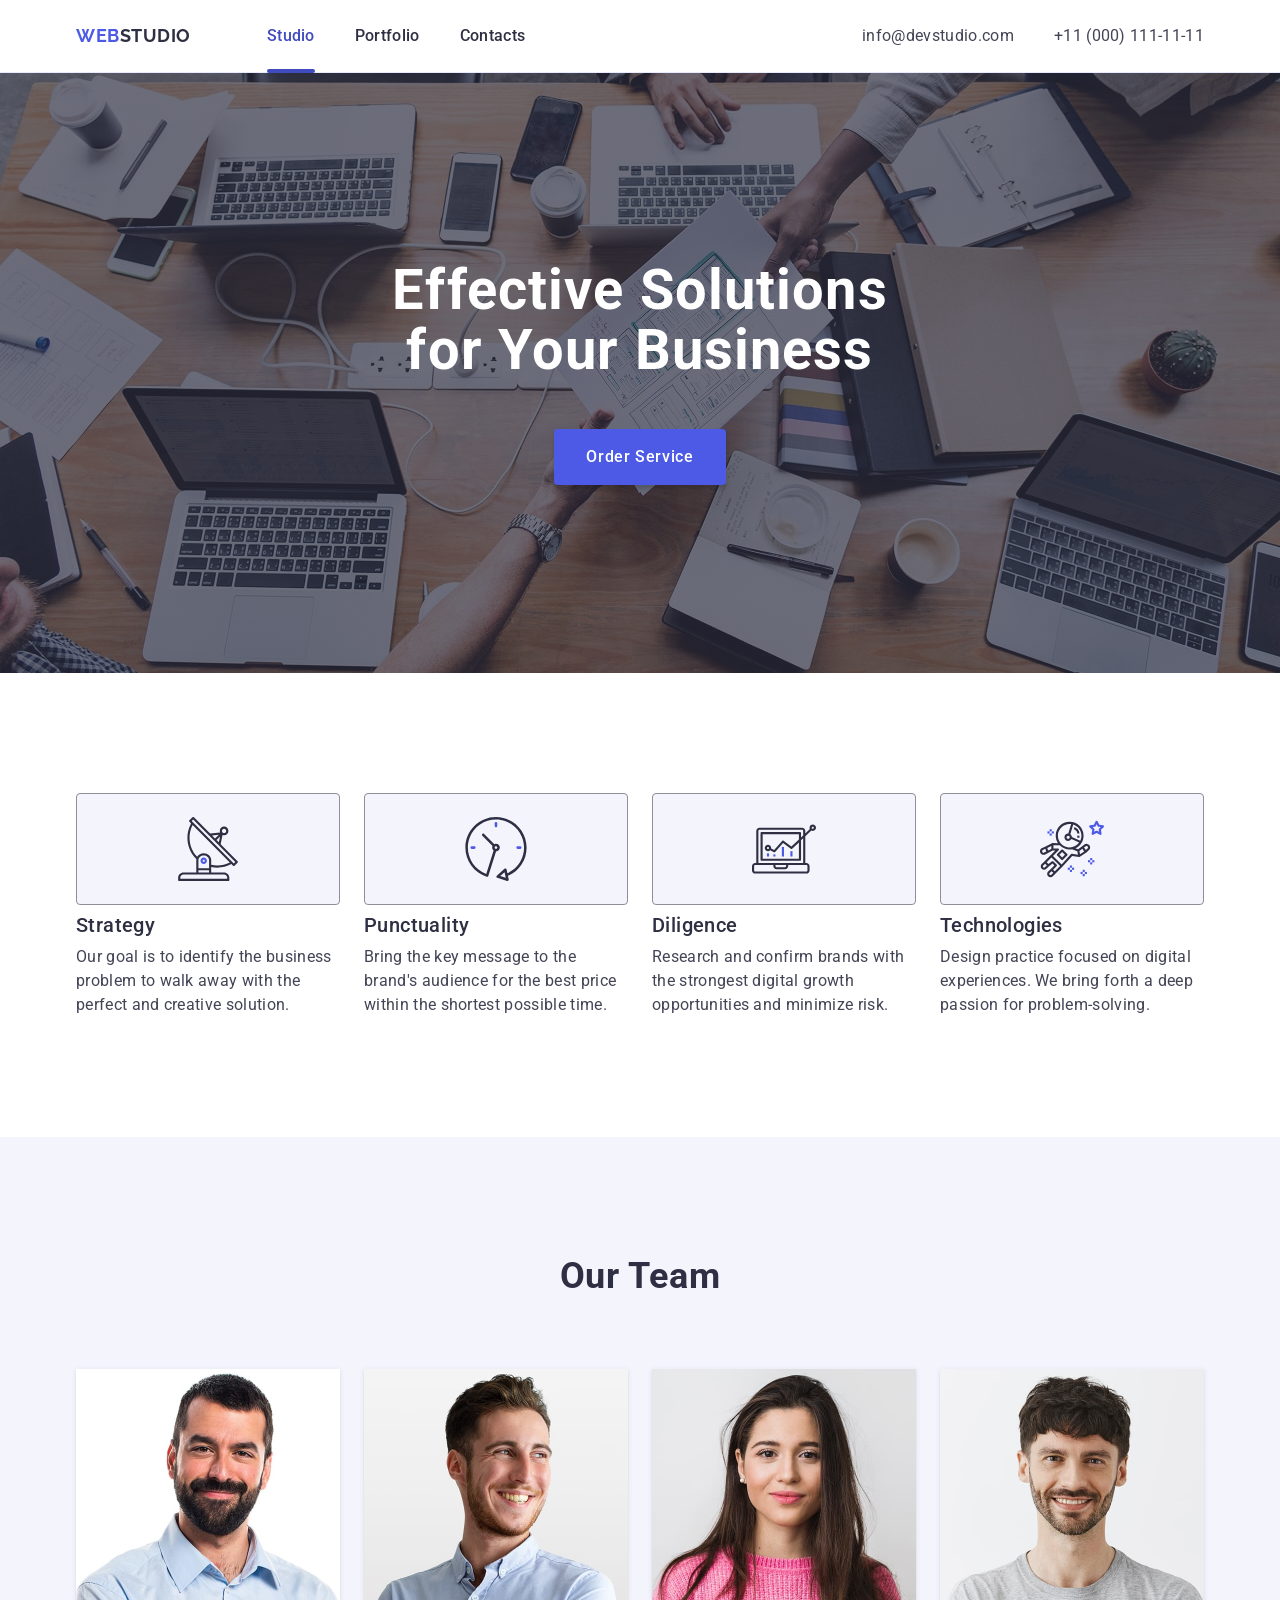
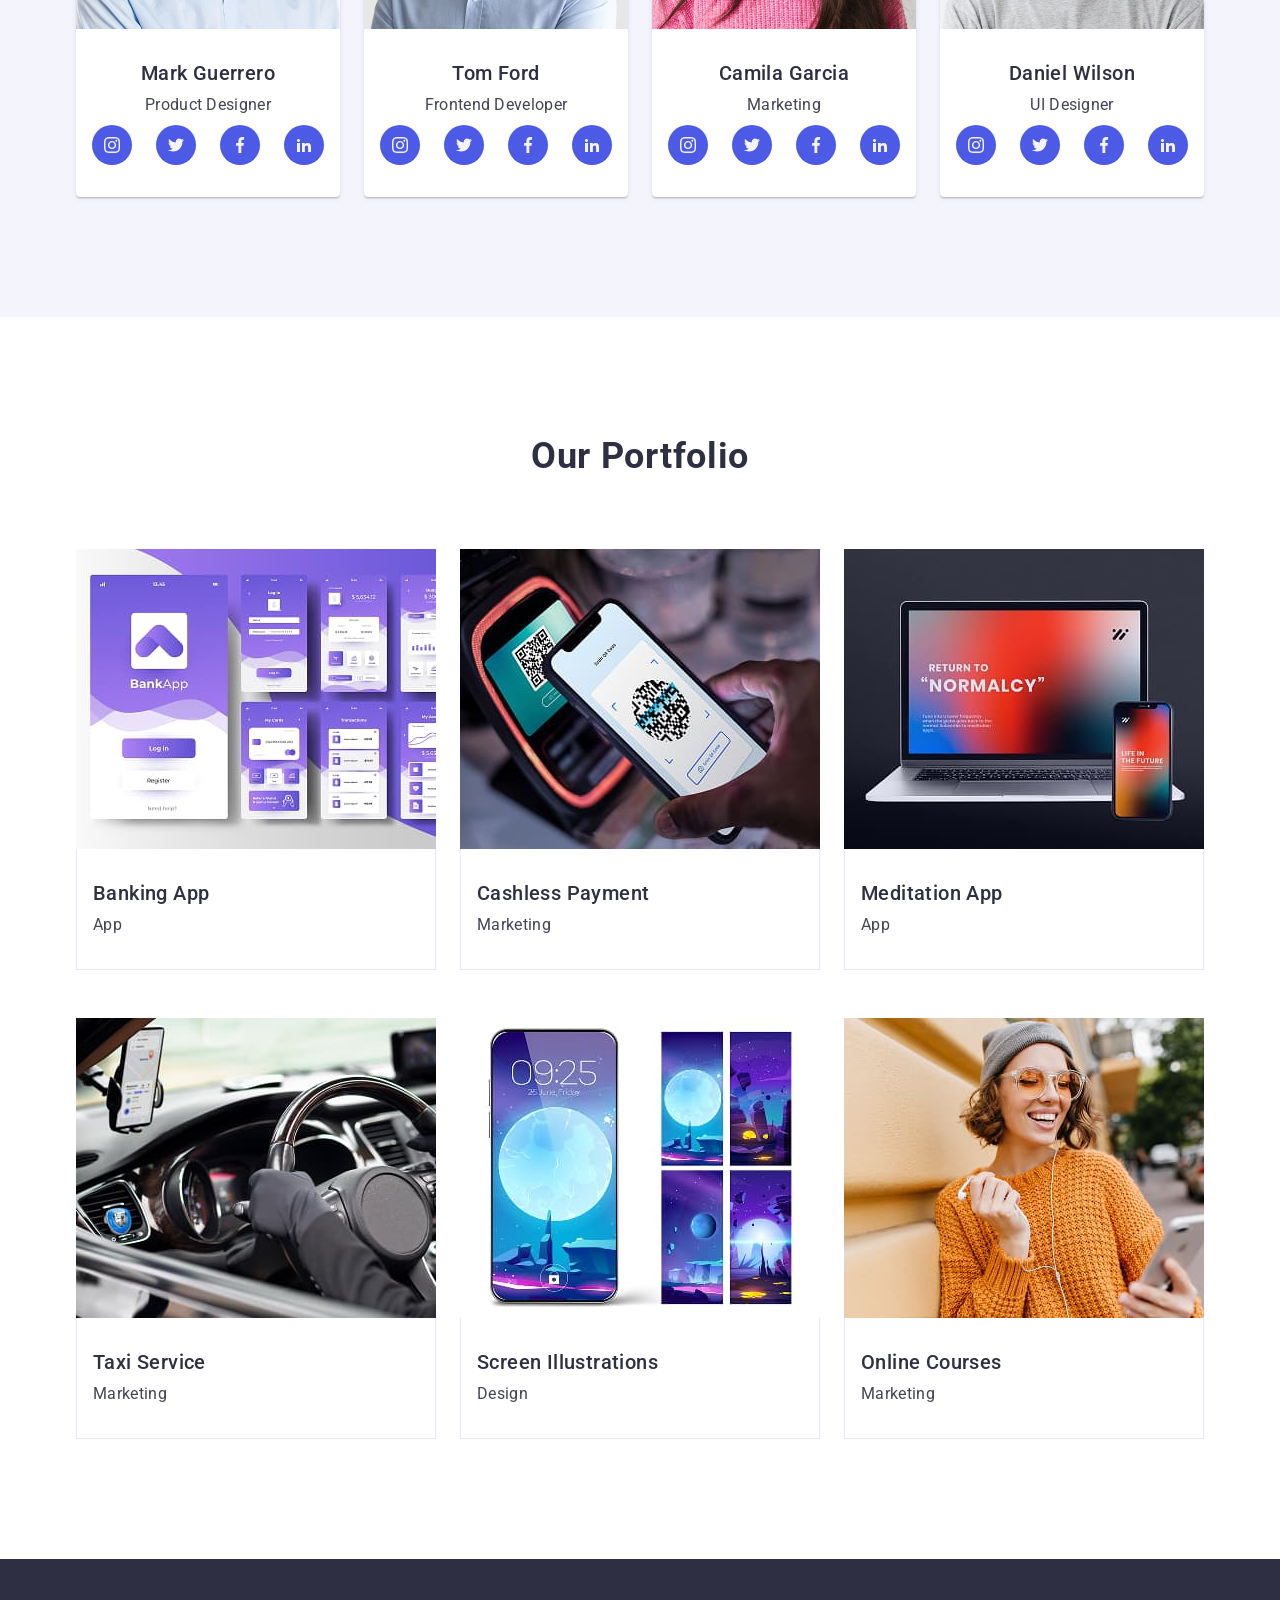
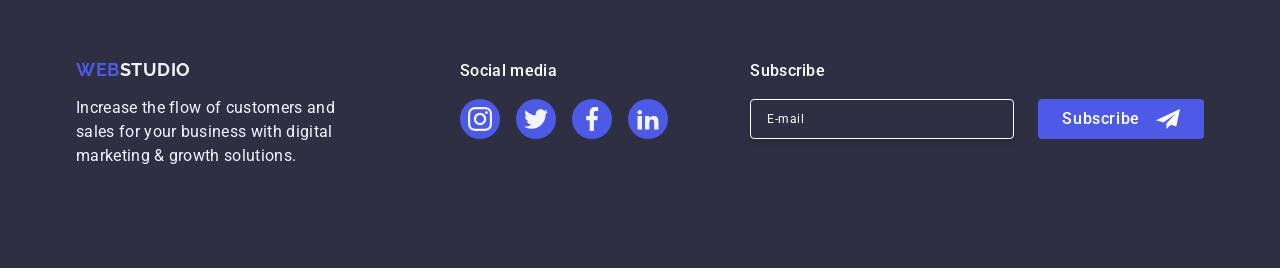
<file: index.html>
<!DOCTYPE html>
<html lang="en">
  <head>
    <meta charset="UTF-8" />
    <meta name="viewport" content="width=device-width, initial-scale=1.0" />
    <title>WebStudio</title>

    <link
      rel="stylesheet"
      href="https://cdnjs.cloudflare.com/ajax/libs/modern-normalize/3.0.1/modern-normalize.min.css"
      integrity="sha512-q6WgHqiHlKyOqslT/lgBgodhd03Wp4BEqKeW6nNtlOY4quzyG3VoQKFrieaCeSnuVseNKRGpGeDU3qPmabCANg=="
      crossorigin="anonymous"
      referrerpolicy="no-referrer"
    />
    <link rel="preconnect" href="https://fonts.googleapis.com" />
    <link rel="preconnect" href="https://fonts.gstatic.com" crossorigin />
    <link
      href="https://fonts.googleapis.com/css2?family=Raleway:wght@700&family=Roboto:wght@400;500;700&display=swap"
      rel="stylesheet"
    />
    <link rel="stylesheet" href="./css/styles.css" />
  </head>
  <body>
    <header class="page-header">
      <div class="container header-container">
        <nav class="header-nav">
          <a class="logo header-logo" href="./index.html"
            >Web<span class="logo-part">Studio</span></a
          >
          <ul class="nav-list">
            <li class="nav-item">
              <a class="nav-link current" href="./index.html">Studio</a>
            </li>
            <li class="nav-item"><a class="nav-link" href="">Portfolio</a></li>
            <li class="nav-item"><a class="nav-link" href="">Contacts</a></li>
          </ul>
        </nav>

        <address class="address">
          <ul class="address-list">
            <li class="address-item">
              <a class="address-link" href="mailto:info@devstudio.com"
                >info@devstudio.com</a
              >
            </li>
            <li class="address-item">
              <a class="address-link" href="tel:+110001111111"
                >+11 (000) 111-11-11</a
              >
            </li>
          </ul>
        </address>
      </div>
    </header>

    <main>
      <section class="hero">
        <div class="container">
          <h1 class="hero-title">Effective Solutions for Your Business</h1>
          <button data-modal-open class="hero-button" type="button">
            Order Service
          </button>
        </div>
      </section>

      <section class="section advantages">
        <div class="container">
          <h2 class="visually-hidden">Our advantages</h2>
          <ul class="advantages-list">
            <li class="advantages-item">
              <div class="advantages-icon">
                <svg class="advantages-svg" width="64" height="64">
                  <use href="./images/icons.svg#icon-antenna"></use>
                </svg>
              </div>
              <h3 class="subtitle">Strategy</h3>
              <p class="section-text">
                Our goal is to identify the business problem to walk away with
                the perfect and creative solution.
              </p>
            </li>
            <li class="advantages-item">
              <div class="advantages-icon">
                <svg class="advantages-svg" width="64" height="64">
                  <use href="./images/icons.svg#icon-clock"></use>
                </svg>
              </div>
              <h3 class="subtitle">Punctuality</h3>
              <p class="section-text">
                Bring the key message to the brand's audience for the best price
                within the shortest possible time.
              </p>
            </li>
            <li class="advantages-item">
              <div class="advantages-icon">
                <svg class="advantages-svg" width="64" height="64">
                  <use href="./images/icons.svg#icon-diagram"></use>
                </svg>
              </div>
              <h3 class="subtitle">Diligence</h3>
              <p class="section-text">
                Research and confirm brands with the strongest digital growth
                opportunities and minimize risk.
              </p>
            </li>
            <li class="advantages-item">
              <div class="advantages-icon">
                <svg class="advantages-svg" width="64" height="64">
                  <use href="./images/icons.svg#icon-astronaut"></use>
                </svg>
              </div>
              <h3 class="subtitle">Technologies</h3>
              <p class="section-text">
                Design practice focused on digital experiences. We bring forth a
                deep passion for problem-solving.
              </p>
            </li>
          </ul>
        </div>
      </section>
      <section class="section team">
        <div class="container">
          <h2 class="section-title">Our Team</h2>
          <ul class="team-list">
            <li class="team-item">
              <img
                src="./images/team/img-3.jpg"
                alt="photo Mark"
                width="264"
                height="260"
              />
              <div class="section-content">
                <h3 class="subtitle">Mark Guerrero</h3>
                <p class="section-text team-p">Product Designer</p>
                <ul class="team-icon-list">
                  <li class="team-icon-item">
                    <a
                      class="team-icon-link"
                      href="../images/icons.svg"
                      target="_blank"
                    >
                      <svg class="team-icon" width="16" height="16">
                        <use href="./images/icons.svg#icon-instagram"></use>
                      </svg>
                    </a>
                  </li>
                  <li class="team-icon-item">
                    <a
                      class="team-icon-link"
                      href="../images/icons.svg"
                      target="_blank"
                    >
                      <svg class="team-icon" width="16" height="16">
                        <use href="./images/icons.svg#icon-twitter"></use>
                      </svg>
                    </a>
                  </li>
                  <li class="team-icon-item">
                    <a
                      class="team-icon-link"
                      href="../images/icons.svg"
                      target="_blank"
                    >
                      <svg class="team-icon" width="16" height="16">
                        <use href="./images/icons.svg#icon-facebook"></use>
                      </svg>
                    </a>
                  </li>
                  <li class="team-icon-item">
                    <a
                      class="team-icon-link"
                      href="../images/icons.svg"
                      target="_blank"
                    >
                      <svg class="team-icon" width="16" height="16">
                        <use href="./images/icons.svg#icon-linkedin2"></use>
                      </svg>
                    </a>
                  </li>
                </ul>
              </div>
            </li>
            <li class="team-item">
              <img
                src="./images/team/img-2.jpg"
                alt="photo Tom"
                width="264"
                height="260"
              />
              <div class="section-content">
                <h3 class="subtitle">Tom Ford</h3>
                <p class="section-text team-p">Frontend Developer</p>
                <ul class="team-icon-list">
                  <li class="team-icon-item">
                    <a
                      class="team-icon-link"
                      href="../images/icons.svg"
                      target="_blank"
                    >
                      <svg class="team-icon" width="16" height="16">
                        <use href="./images/icons.svg#icon-instagram"></use>
                      </svg>
                    </a>
                  </li>
                  <li class="team-icon-item">
                    <a
                      class="team-icon-link"
                      href="../images/icons.svg"
                      target="_blank"
                    >
                      <svg class="team-icon" width="16" height="16">
                        <use href="./images/icons.svg#icon-twitter"></use>
                      </svg>
                    </a>
                  </li>
                  <li class="team-icon-item">
                    <a
                      class="team-icon-link"
                      href="../images/icons.svg"
                      target="_blank"
                    >
                      <svg class="team-icon" width="16" height="16">
                        <use href="./images/icons.svg#icon-facebook"></use>
                      </svg>
                    </a>
                  </li>
                  <li class="team-icon-item">
                    <a
                      class="team-icon-link"
                      href="../images/icons.svg"
                      target="_blank"
                    >
                      <svg class="team-icon" width="16" height="16">
                        <use href="./images/icons.svg#icon-linkedin2"></use>
                      </svg>
                    </a>
                  </li>
                </ul>
              </div>
            </li>
            <li class="team-item">
              <img
                src="./images/team/img-1.jpg"
                alt="photo Camila"
                width="264"
                height="260"
              />
              <div class="section-content">
                <h3 class="subtitle">Camila Garcia</h3>
                <p class="section-text team-p">Marketing</p>
                <ul class="team-icon-list">
                  <li class="team-icon-item">
                    <a
                      class="team-icon-link"
                      href="../images/icons.svg"
                      target="_blank"
                    >
                      <svg class="team-icon" width="16" height="16">
                        <use href="./images/icons.svg#icon-instagram"></use>
                      </svg>
                    </a>
                  </li>
                  <li class="team-icon-item">
                    <a
                      class="team-icon-link"
                      href="../images/icons.svg"
                      target="_blank"
                    >
                      <svg class="team-icon" width="16" height="16">
                        <use href="./images/icons.svg#icon-twitter"></use>
                      </svg>
                    </a>
                  </li>
                  <li class="team-icon-item">
                    <a
                      class="team-icon-link"
                      href="../images/icons.svg"
                      target="_blank"
                    >
                      <svg class="team-icon" width="16" height="16">
                        <use href="./images/icons.svg#icon-facebook"></use>
                      </svg>
                    </a>
                  </li>
                  <li class="team-icon-item">
                    <a
                      class="team-icon-link"
                      href="../images/icons.svg"
                      target="_blank"
                    >
                      <svg class="team-icon" width="16" height="16">
                        <use href="./images/icons.svg#icon-linkedin2"></use>
                      </svg>
                    </a>
                  </li>
                </ul>
              </div>
            </li>
            <li class="team-item">
              <img
                src="./images/team/img.jpg"
                alt="photo Daniel"
                width="264"
                height="260"
              />
              <div class="section-content">
                <h3 class="subtitle">Daniel Wilson</h3>
                <p class="section-text team-p">UI Designer</p>
                <ul class="team-icon-list">
                  <li class="team-icon-item">
                    <a
                      class="team-icon-link"
                      href="../images/icons.svg"
                      target="_blank"
                    >
                      <svg class="team-icon" width="16" height="16">
                        <use href="./images/icons.svg#icon-instagram"></use>
                      </svg>
                    </a>
                  </li>
                  <li class="team-icon-item">
                    <a
                      class="team-icon-link"
                      href="../images/icons.svg"
                      target="_blank"
                    >
                      <svg class="team-icon" width="16" height="16">
                        <use href="./images/icons.svg#icon-twitter"></use>
                      </svg>
                    </a>
                  </li>
                  <li class="team-icon-item">
                    <a
                      class="team-icon-link"
                      href="../images/icons.svg"
                      target="_blank"
                    >
                      <svg class="team-icon" width="16" height="16">
                        <use href="./images/icons.svg#icon-facebook"></use>
                      </svg>
                    </a>
                  </li>
                  <li class="team-icon-item">
                    <a
                      class="team-icon-link"
                      href="../images/icons.svg"
                      target="_blank"
                    >
                      <svg class="team-icon" width="16" height="16">
                        <use href="./images/icons.svg#icon-linkedin2"></use>
                      </svg>
                    </a>
                  </li>
                </ul>
              </div>
            </li>
          </ul>
        </div>
      </section>
      <section class="section portfolio">
        <div class="container">
          <h2 class="section-title">Our Portfolio</h2>
          <ul class="portfolio-list">
            <li class="portfolio-item">
              <div class="thumb">
                <img
                  class="portfolio-img"
                  src="./images/portfolio/img1.jpg"
                  alt="bankapp"
                  width="360"
                  height="300"
                />
                <p class="overlay">
                  14 Stylish and User-Friendly App Design Concepts · Task
                  Manager App · Calorie Tracker App · Exotic Fruit Ecommerce App
                  · Cloud Storage App
                </p>
              </div>
              <div class="section-content">
                <h3 class="subtitle">Banking App</h3>
                <p class="section-text">App</p>
              </div>
            </li>
            <li class="portfolio-item">
              <div class="thumb">
                <img
                  class="portfolio-img"
                  src="./images/portfolio/img2.jpg"
                  alt="Cashless Payment"
                  width="360"
                  height="300"
                />
                <p class="overlay">
                  14 Stylish and User-Friendly App Design Concepts · Task
                  Manager App · Calorie Tracker App · Exotic Fruit Ecommerce App
                  · Cloud Storage App
                </p>
              </div>
              <div class="section-content">
                <h3 class="subtitle">Cashless Payment</h3>
                <p class="section-text">Marketing</p>
              </div>
            </li>
            <li class="portfolio-item">
              <div class="thumb">
                <img
                  class="portfolio-img"
                  src="./images/portfolio/img3.jpg"
                  alt="Meditation App"
                  width="360"
                  height="300"
                />
                <p class="overlay">
                  14 Stylish and User-Friendly App Design Concepts · Task
                  Manager App · Calorie Tracker App · Exotic Fruit Ecommerce App
                  · Cloud Storage App
                </p>
              </div>
              <div class="section-content">
                <h3 class="subtitle">Meditation App</h3>
                <p class="section-text">App</p>
              </div>
            </li>
            <li class="portfolio-item">
              <div class="thumb">
                <img
                  class="portfolio-img"
                  src="./images/portfolio/img4.jpg"
                  alt="Taxi Service"
                  width="360"
                  height="300"
                />
                <p class="overlay">
                  14 Stylish and User-Friendly App Design Concepts · Task
                  Manager App · Calorie Tracker App · Exotic Fruit Ecommerce App
                  · Cloud Storage App
                </p>
              </div>
              <div class="section-content">
                <h3 class="subtitle">Taxi Service</h3>
                <p class="section-text">Marketing</p>
              </div>
            </li>
            <li class="portfolio-item">
              <div class="thumb">
                <img
                  class="portfolio-img"
                  src="./images/portfolio/img5.jpg"
                  alt="Screen Illustrations"
                  width="360"
                  height="300"
                />
                <p class="overlay">
                  14 Stylish and User-Friendly App Design Concepts · Task
                  Manager App · Calorie Tracker App · Exotic Fruit Ecommerce App
                  · Cloud Storage App
                </p>
              </div>
              <div class="section-content">
                <h3 class="subtitle">Screen Illustrations</h3>
                <p class="section-text">Design</p>
              </div>
            </li>
            <li class="portfolio-item">
              <div class="thumb">
                <img
                  class="portfolio-img"
                  src="./images/portfolio/img6.jpg"
                  alt="Online Courses"
                  width="360"
                  height="300"
                />

                <p class="overlay">
                  14 Stylish and User-Friendly App Design Concepts · Task
                  Manager App · Calorie Tracker App · Exotic Fruit Ecommerce App
                  · Cloud Storage App
                </p>
              </div>
              <div class="section-content">
                <h3 class="subtitle">Online Courses</h3>
                <p class="section-text">Marketing</p>
              </div>
            </li>
          </ul>
        </div>
      </section>
    </main>
    <footer class="page-footer">
      <div class="container">
        <div class="footer-logo-text">
          <a class="logo footer-logo" href="./index.html"
            >Web<span class="logo-part">Studio</span></a
          >
          <p class="footer-text">
            Increase the flow of customers and sales for your business with
            digital marketing & growth solutions.
          </p>
        </div>
        <div class="footer-social">
          <p class="footer-social-p">Social media</p>
          <ul class="footer-icon-list">
            <li class="footer-icon-item">
              <a
                class="team-icon-link footer"
                href="../images/icons.svg"
                target="_blank"
              >
                <svg class="team-icon" width="24" height="24">
                  <use href="./images/icons.svg#icon-instagram"></use>
                </svg>
              </a>
            </li>
            <li class="footer-icon-item">
              <a
                class="team-icon-link footer"
                href="../images/icons.svg"
                target="_blank"
              >
                <svg class="team-icon" width="24" height="24">
                  <use href="./images/icons.svg#icon-twitter"></use>
                </svg>
              </a>
            </li>
            <li class="footer-icon-item">
              <a
                class="team-icon-link footer"
                href="../images/icons.svg"
                target="_blank"
              >
                <svg class="team-icon" width="24" height="24">
                  <use href="./images/icons.svg#icon-facebook"></use>
                </svg>
              </a>
            </li>
            <li class="footer-icon-item">
              <a
                class="team-icon-link footer"
                href="../images/icons.svg"
                target="_blank"
              >
                <svg class="team-icon" width="24" height="24">
                  <use href="./images/icons.svg#icon-linkedin2"></use>
                </svg>
              </a>
            </li>
          </ul>
        </div>

        <div class="footer-form">
          <p class="footer-social-p">Subscribe</p>
          <form class="form-footer">
            <label class="form-footer-label" for="footer-input-email">
              <input
                class="form-footer-input"
                name="input-email"
                id="footer-input-email"
                type="email"
                placeholder="E-mail"
              />
            </label>
            <button class="footer-btn" type="submit">
              Subscribe
              <svg class="footer-send" width="24" height="24">
                <use href="./images/icons.svg#icon-send"></use>
              </svg>
            </button>
          </form>
        </div>
      </div>
    </footer>
    <div class="backdrop" data-modal>
      <div class="modal">
        <button type="button" class="modal-close-btn" data-modal-close>
          <svg class="modal-close-icon" width="8" height="8">
            <use href="./images/icons.svg#icon-close"></use>
          </svg>
        </button>
        <p class="form-title">Leave your contacts and we will call you back</p>
        <form class="modal-form">
          <div class="form-field-modal">
            <label class="form-label" for="user-name">Name</label>
            <div class="input-wrapper">
              <input
                class="form-input"
                name="user-name"
                id="user-name"
                type="text"
              />
              <svg class="form-icon" width="18" height="24">
                <use href="./images/icons.svg#icon-person"></use>
              </svg>
            </div>
          </div>
          <div class="form-field-modal">
            <label class="form-label" for="input-phone">Phone</label>
            <div class="input-wrapper">
              <input
                class="form-input"
                name="input-phone"
                id="input-phone"
                type="text"
              />
              <svg class="form-icon" width="18" height="24">
                <use href="./images/icons.svg#icon-phone"></use>
              </svg>
            </div>
          </div>
          <div class="form-field-modal">
            <label class="form-label" for="input-email">Email</label>
            <div class="input-wrapper">
              <input
                class="form-input"
                name="input-email"
                id="input-email"
                type="email"
              />
              <svg class="form-icon" width="18" height="24">
                <use href="./images/icons.svg#icon-email"></use>
              </svg>
            </div>
          </div>
          <div class="form-field-modal last-textarea">
            <label class="form-label" for="user-comment">Comment</label>
            <textarea
              class="form-textarea"
              name="user-comment"
              placeholder="Text input"
              id="user-comment"
            ></textarea>
          </div>
          <div class="form-field-modal checkbox">
            <input
              class="modal-check visually-hidden"
              type="checkbox"
              name="user-privacy"
              id="user-privacy"
              value="true"
            />
            <label class="check-text" for="user-privacy">
              <span class="check-element">
                <svg class="check-icon" width="10" height="8">
                  <use href="./images/icons.svg#icon-chek"></use>
                </svg>
              </span>
              I accept the terms and conditions of the
              <a class="check-text-link" href="">Privacy Policy</a>
            </label>
          </div>
          <button class="form-btn" type="submit">Send</button>
        </form>
      </div>
    </div>
    <script src="./js/modal.js"></script>
  </body>
</html>
</file>
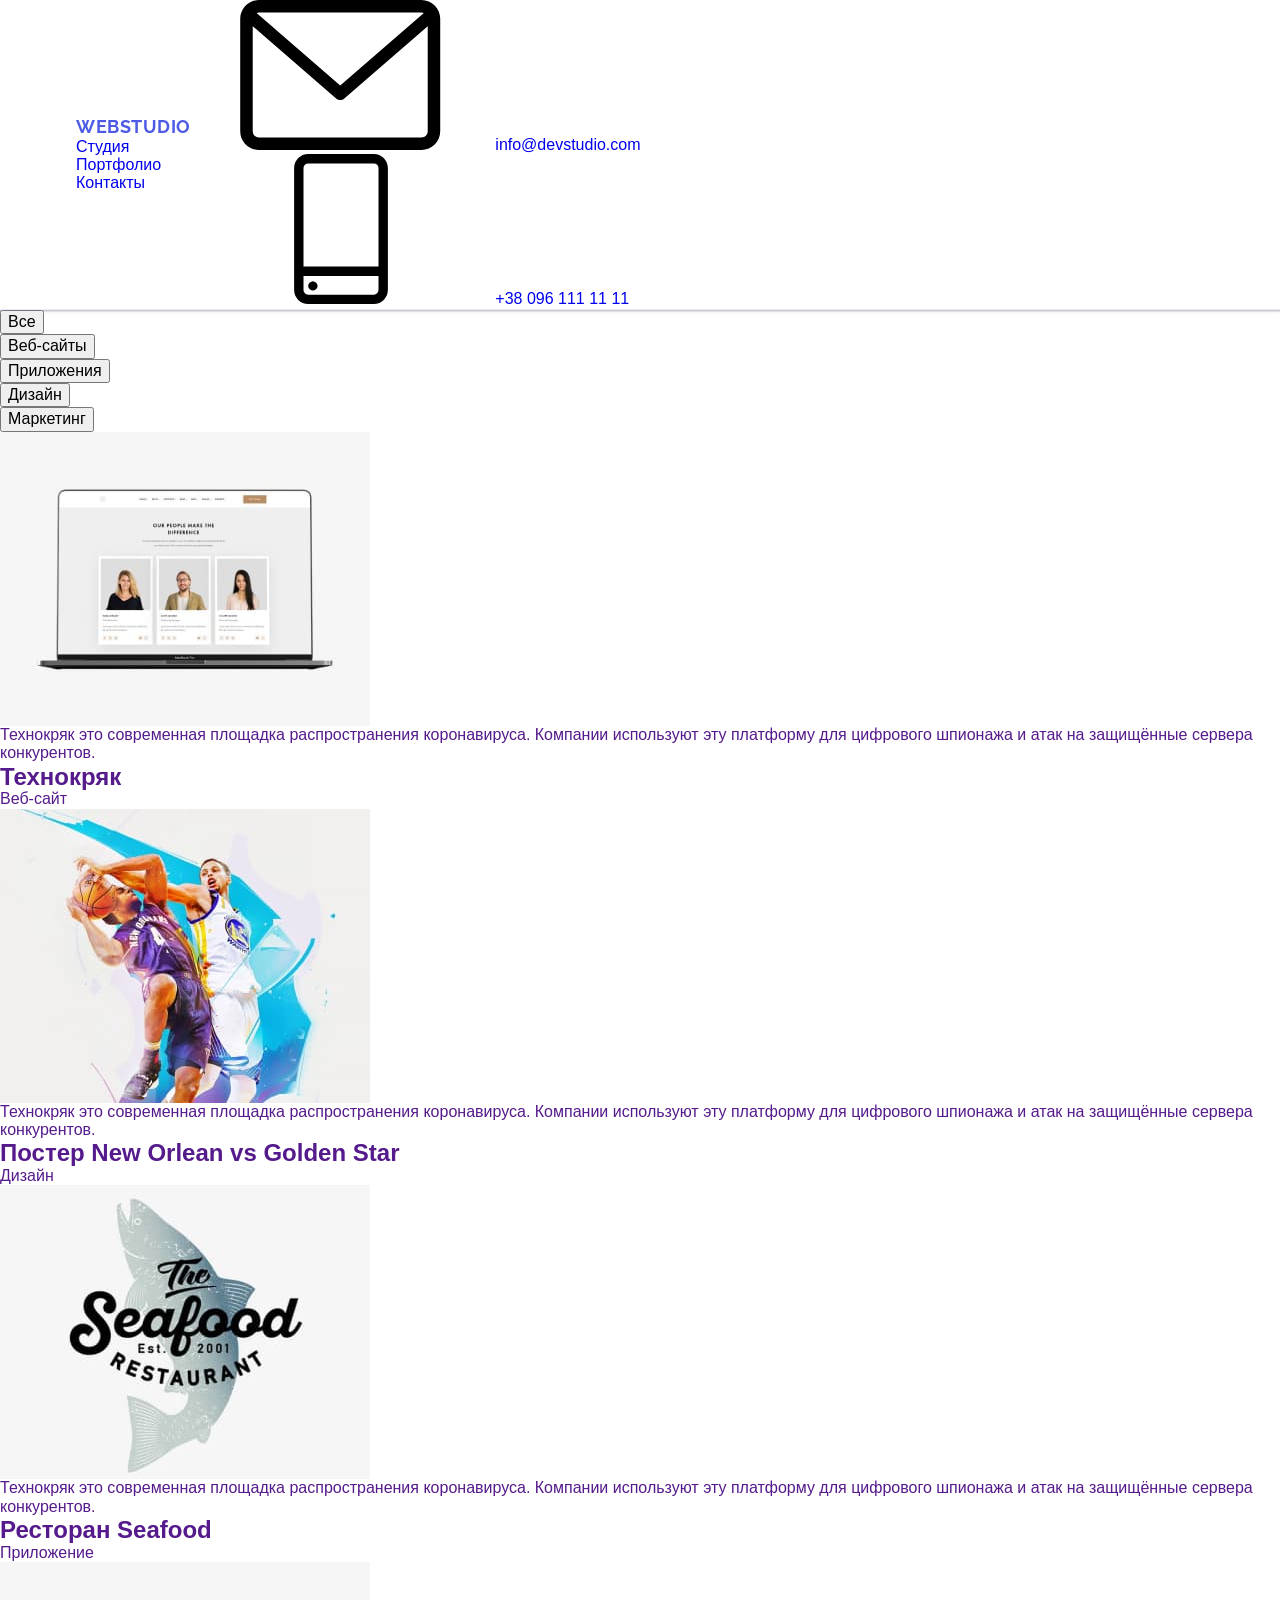
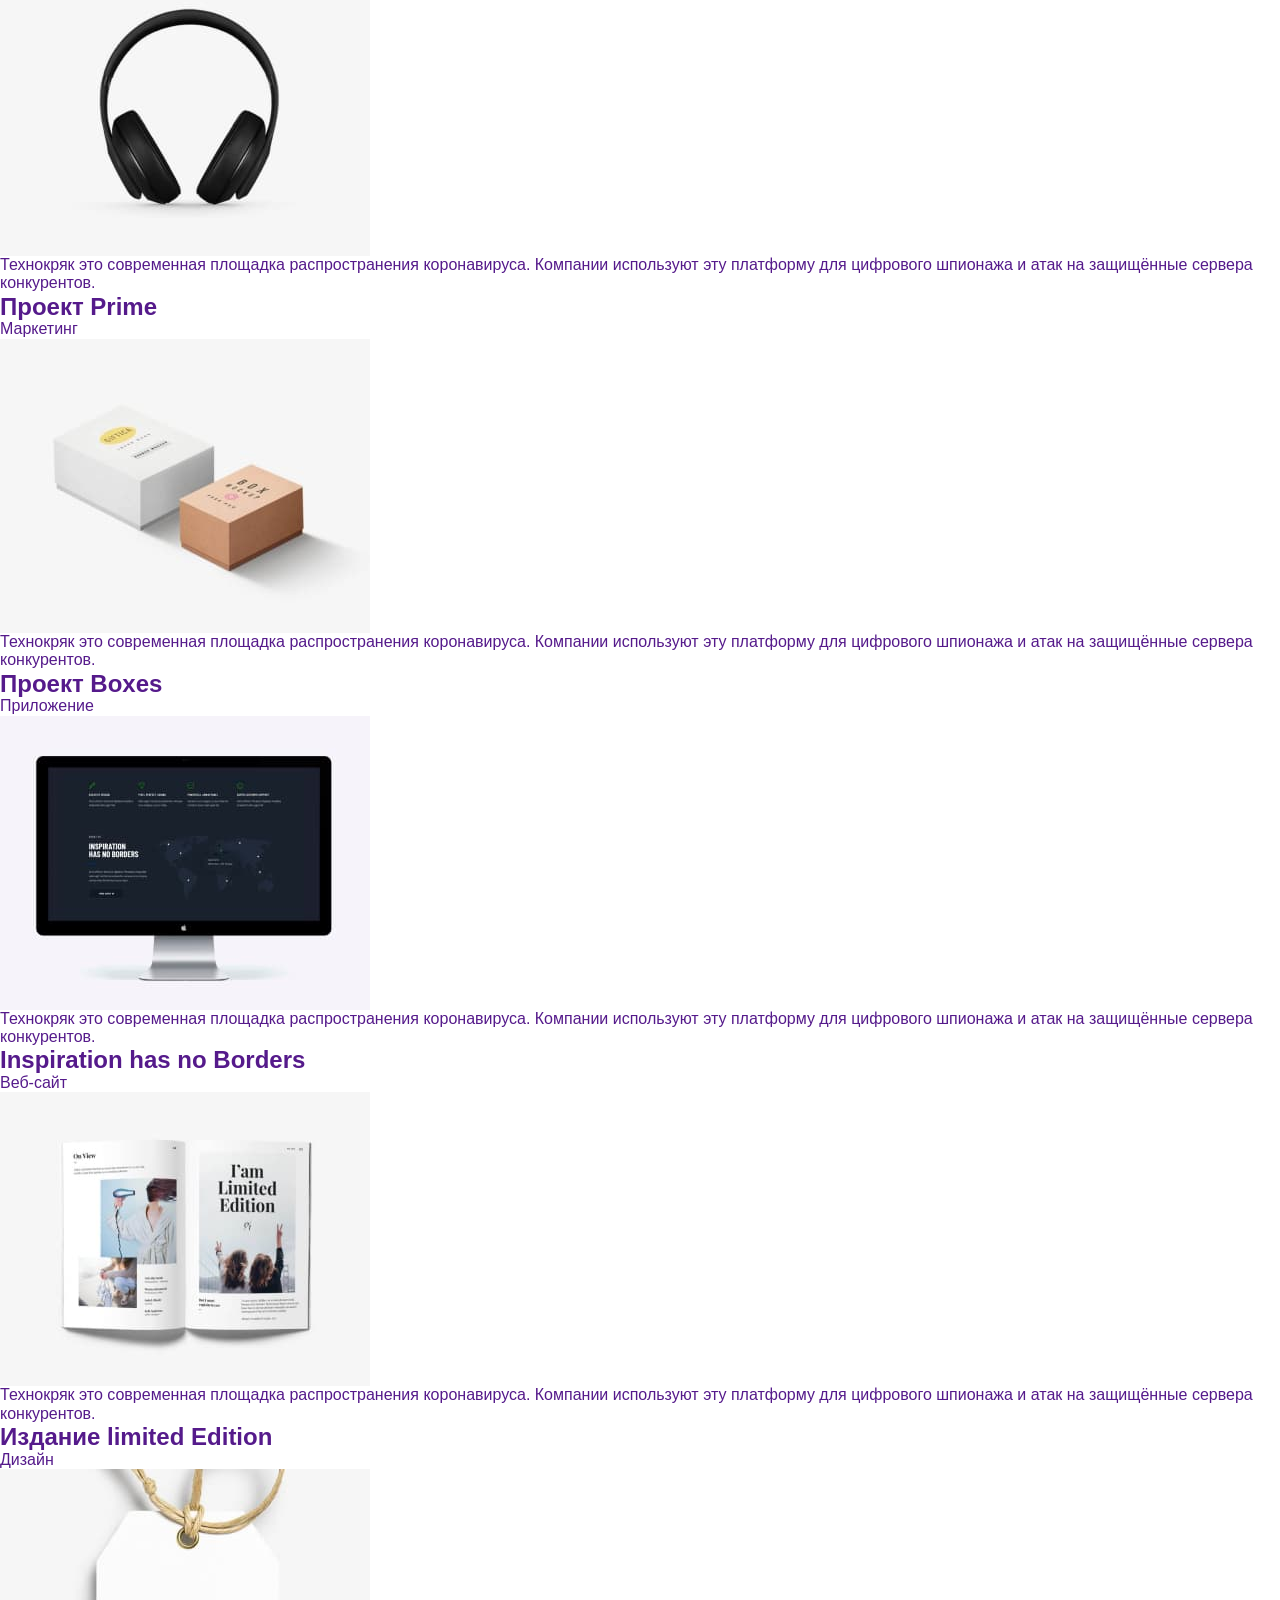
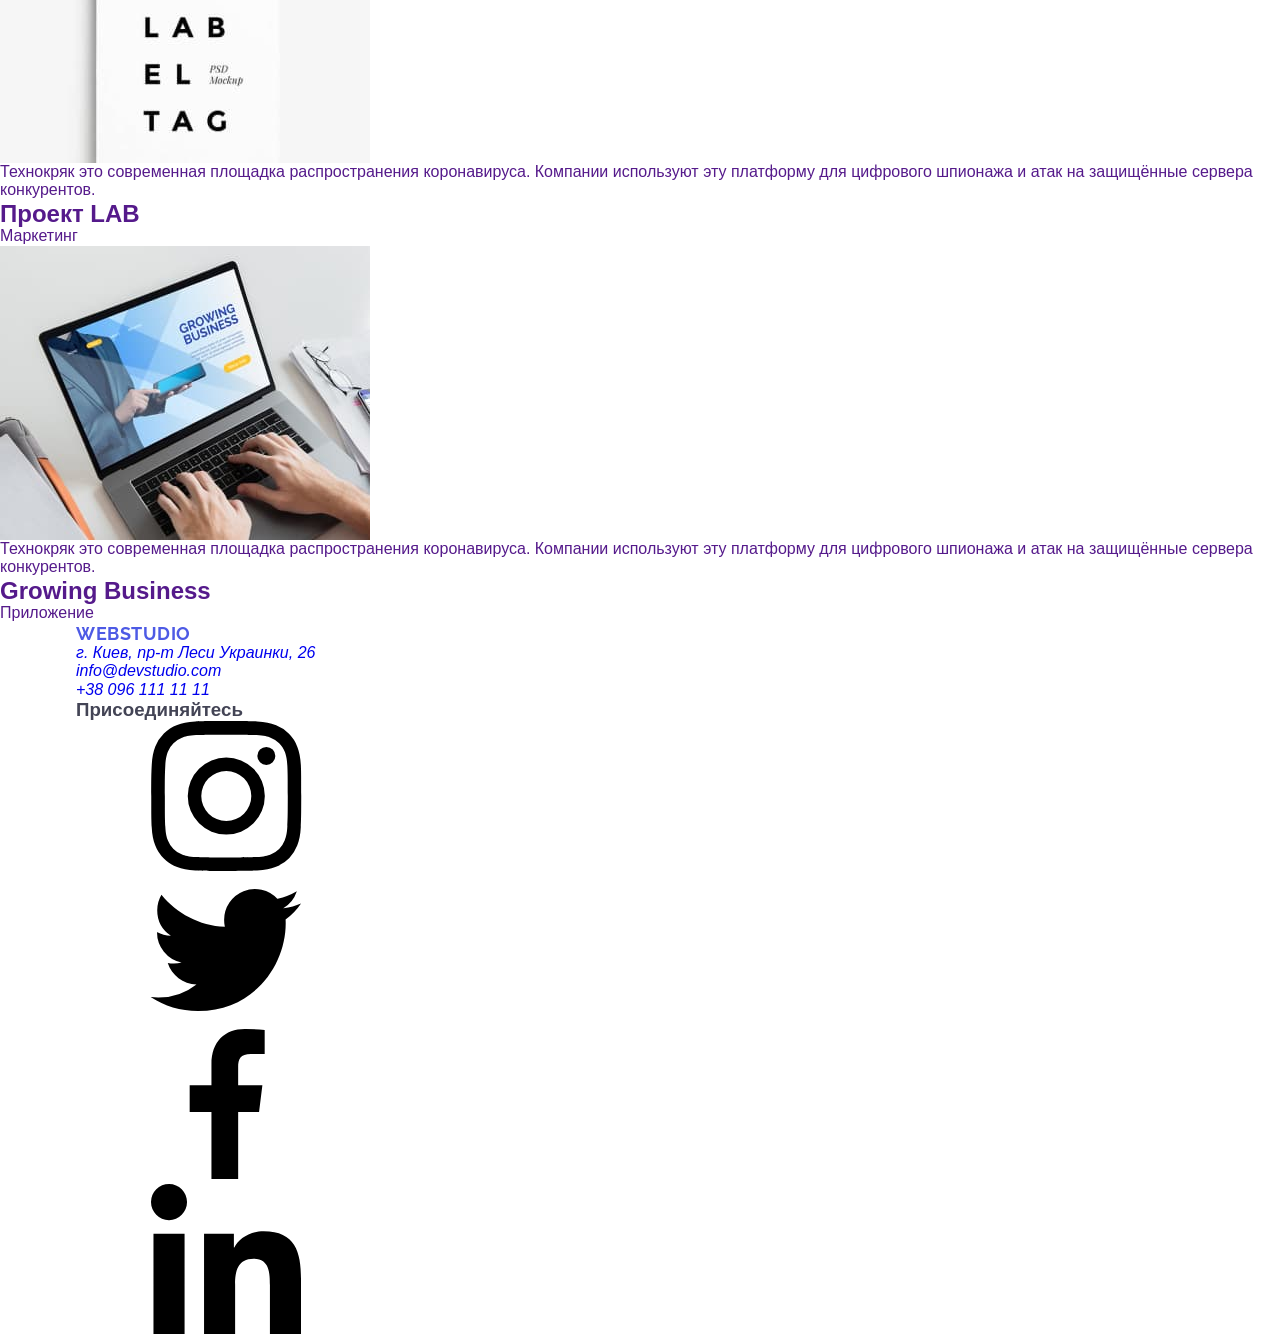
<file: portfolio.html>
<!DOCTYPE html>
<html lang="ru">
<head>
    <meta charset="UTF-8">
    <meta name="viewport" content="width=device-width, initial-scale=1.0">
    <title>Портфолио</title>
    <link href="https://fonts.googleapis.com/css2?family=Raleway:wght@700&display=swap" rel="stylesheet">
    <link rel="stylesheet" href="https://cdnjs.cloudflare.com/ajax/libs/modern-normalize/1.0.0/modern-normalize.min.css" />
    <link rel="stylesheet" href="./css/styles.css">
</head>

<body>
<!-- шапка сайта -->

<header class="page-header">
    <div class="container header-container">
        <nav class="navigation">
            <a href="./index.html" class="logo"> Web<span class="logo-studio">Studio</span></a>
        
            <ul class="list site-nav">
                <li class="item"><a href="./index.html" class="link">Студия</a></li>
                <li class="item"><a href="./portfolio.html" class="link current">Портфолио</a></li>
                <li class="item"><a href="#contacts" class="link">Контакты</a></li>
            </ul>
        </nav>
        
        <ul class="list auth-nav">
            <li class="item"><a href="mailto:info@devstudio.com" class="link link-mail">
                    <svg class="email-icon">
                        <use href="./images/icons/sprite.svg#icon-envelope"></use>
                    </svg>
                    info@devstudio.com</a></li>
            <li class="item"><a href="tel:+380961111111" class="link link-tell">
                    <svg class="tell-icon">
                        <use href="./images/icons/sprite.svg#icon-smartphone"></use>
                    </svg>
                    +38 096 111 11 11</a></li>
        </ul>        
    </div>
        
</header>

<main>
    <div class="progect-container">
        <div class="filtr">
            <ul class="list nav-progect">
                <li class="item"><button class="btn-filtr" type="button">Все</button></li>
                <li class="item"><button class="btn-filtr" type="button">Веб-сайты</button></li>
                <li class="item"><button class="btn-filtr" type="button">Приложения</button></li>
                <li class="item"><button class="btn-filtr" type="button">Дизайн</button></li>
                <li class="item"><button class="btn-filtr" type="button">Маркетинг</button></li>
            </ul>
        </div>
        
        <section>
            <h1 class="visually-hidden">Проекты</h1>
            <ul class="list progect-set">
                <li class="progect-item">
                    <a href="" class="link progect-link">
                        <div class="thumb-progect">
                            <img src="./images/portfolio/tehnokrak.jpg" alt="Технокряк" width="370" height="294">
                            <p class="progect-p">Технокряк это современная площадка распространения коронавируса. Компании используют эту платформу для цифрового
                            шпионажа и атак на защищённые сервера конкурентов.</p>                                
                        </div>
                        <div class="progect-content">
                            <h2 class="projects">Технокряк</h2>
                            <p class="progect-position">Веб-сайт</p>
                        </div>
                    </a>
        
                </li>
                <li class="progect-item">
                    <a href="" class="link progect-link">
                        <div class="thumb-progect">
                          <img src="./images/portfolio/poster.jpg" alt="Постер" width="370">
                          <p class="progect-p">Технокряк это современная площадка распространения коронавируса. Компании используют эту платформу
                            для цифрового шпионажа и атак на защищённые сервера конкурентов.</p>
                        </div>
                        <div class="progect-content">
                         <h2 class="projects">Постер New Orlean vs Golden Star</h2>
                         <p class="progect-position">Дизайн</p>
                        </div>
                    </a>
        
                </li>
                <li class="progect-item">
                    <a href="" class="link progect-link">
                        <div class="thumb-progect">
                          <img src="./images/portfolio/restoran.jpg" alt="Ресторан" width="370">
                          <p class="progect-p">Технокряк это современная площадка распространения коронавируса. Компании используют эту платформу
                            для цифрового шпионажа и атак на защищённые сервера конкурентов.</p>
                        </div>
                        <div class="progect-content">
                         <h2 class="projects">Ресторан Seafood</h2>
                         <p class="progect-position">Приложение</p>
                        </div>
                    </a>
        
                </li>
                <li class="progect-item">
                    <a href="" class="link progect-link">
                        <div class="thumb-progect">
                          <img src="./images/portfolio/prime.jpg" alt="Проект Прайм" width="370">
                          <p class="progect-p">Технокряк это современная площадка распространения коронавируса. Компании используют эту платформу
                            для цифрового шпионажа и атак на защищённые сервера конкурентов.</p>
                        </div>
                        <div class="progect-content">
                         <h2 class="projects">Проект Prime</h2>
                         <p class="progect-position">Маркетинг</p>
                        </div>
                    </a>
        
                </li>
                <li class="progect-item">
                    <a href="" class="link progect-link">
                        <div class="thumb-progect">
                          <img src="./images/portfolio/boxes.jpg" alt="проект боксес" width="370">
                          <p class="progect-p">Технокряк это современная площадка распространения коронавируса. Компании используют эту платформу
                            для цифрового шпионажа и атак на защищённые сервера конкурентов.</p>
                        </div>
                        <div class="progect-content">   
                         <h2 class="projects">Проект Boxes</h2>
                         <p class="progect-position">Приложение</p>
                        </div>
                    </a>
        
                </li>
                <li class="progect-item">
                    <a href="" class="link progect-link">
                        <div class="thumb-progect">
                          <img src="./images/portfolio/inspiration.jpg" alt="Инсперейшн" width="370">
                          <p class="progect-p">Технокряк это современная площадка распространения коронавируса. Компании используют эту платформу
                            для цифрового шпионажа и атак на защищённые сервера конкурентов.</p>
                        </div>
                        <div class="progect-content">
                         <h2 class="projects">Inspiration has no Borders</h2>
                         <p class="progect-position">Веб-сайт</p>
                        </div>
                    </a>
        
                </li>
                <li class="progect-item">
                    <a href="" class="link progect-link">
                        <div class="thumb-progect">
                          <img src="./images/portfolio/izdanie.jpg" alt="Издание" width="370">
                          <p class="progect-p">Технокряк это современная площадка распространения коронавируса. Компании используют эту платформу
                            для цифрового шпионажа и атак на защищённые сервера конкурентов.</p>
                        </div>
                        <div class="progect-content">
                         <h2 class="projects">Издание limited Edition</h2>
                         <p class="progect-position">Дизайн</p>
                        </div>
                    </a>
        
                </li>
                <li class="progect-item">
                    <a href="" class="link progect-link">
                        <div class="thumb-progect">
                          <img src="./images/portfolio/lab.jpg" alt="Проект Лаб" width="370" >
                          <p class="progect-p">Технокряк это современная площадка распространения коронавируса. Компании используют эту платформу
                            для цифрового шпионажа и атак на защищённые сервера конкурентов.</p>
                        </div>
                        <div class="progect-content">
                         <h2 class="projects">Проект LAB</h2>
                         <p class="progect-position">Маркетинг</p>
                        </div>
                    </a>
        
                </li>
                <li class="progect-item">
                    <a href="" class="link progect-link">
                        <div class="thumb-progect">
                          <img src="./images/portfolio/business.jpg" alt="Растущий бизнес" width="370">
                          <p class="progect-p">Технокряк это современная площадка распространения коронавируса. Компании используют эту платформу
                            для цифрового шпионажа и атак на защищённые сервера конкурентов.</p>
                        </div>
                        <div class="progect-content">
                         <h2 class="projects">Growing Business</h2>
                         <p class="progect-position">Приложение</p>
                        </div>
                    </a>
        
                </li>
            </ul>
        
        
        </section>

    </div>
    
</main>

<!--подвал страницы-->
<footer class="dark-bg"><div class="container">
    <div class="container-footer">
        <div>
            <a href="./index.html" class="logo"> Web<span class="logofooter-studio">Studio</span></a>
            <address id="contacts">
                <ul class="list addres">
                    <li class="addres-item"><a href="https://goo.gl/maps/w4ZzttCR3XMQxua66" class="link addres-style"
                            target="_blank" rel="noopener noreferer">г.
                            Киев, пр-т Леси Украинки, 26</a></li>
                    <li class="addres-item"><a href="mailto:info@devstudio.com"
                            class="link addres-contact">info@devstudio.com</a></li>
                    <li class="addres-item"><a href="tel:+380961111111" class="link addres-contact">+38 096 111 11
                            11</a></li>
                </ul>
            </address>
        </div>
        <div class="footer-social">
            <h3 class="details-title">Присоединяйтесь</h3>
            <ul class="list social-icons">
                <li class="social-icons-item">
                    <a class="social-icons-linkfooter" href="https://instagram.com/" target="_blank"
                        rel="noopener noreferer" aria-label="Instagram">
                        <svg class="social-icon-footer">
                            <use href="./images/icons/sprite.svg#icon-instagram"></use>
                        </svg>
                    </a>
                </li>
                <li class="social-icons-item">
                    <a class="social-icons-linkfooter" href="https://twitter.com/" target="_blank"
                        rel="noopener noreferer" aria-label="Instagram">
                        <svg class="social-icon-footer">
                            <use href="./images/icons/sprite.svg#icon-twitter"></use>
                        </svg>
                    </a>
                </li>
                <li class="social-icons-item">
                    <a class="social-icons-linkfooter" href="https://facebook.com/" target="_blank"
                        rel="noopener noreferer" aria-label="Instagram">
                        <svg class="social-icon-footer">
                            <use href="./images/icons/sprite.svg#icon-facebook"></use>
                        </svg>
                    </a>
                </li>
                <li class="social-icons-item">
                    <a class="social-icons-linkfooter" href="https://linkedin.com/" target="_blank"
                        rel="noopener noreferer" aria-label="Instagram">
                        <svg class="social-icon-footer">
                            <use href="./images/icons/sprite.svg#icon-linkedin"></use>
                        </svg>
                    </a>
                </li>
            </ul>

        </div>
    </div>
</div>
</footer>

</body>
</html>
</file>
<file: css/styles.css>
body {
  font-family: 'Roboto', sans-serif;
  color: #434455;
  background-color: #ffffff;
}
button {
  cursor: pointer;
}

a {
  text-decoration: none;
}

ul {
  list-style-type: none;
  padding: 0;
  margin: 0;
}
p,
h1,
h2,
h3,
h4,
h5,
h6 {
  margin: 0;
}
img {
  display: block;
  max-width: 100%;
  height: auto;
}

.visually-hidden {
  position: absolute;
  width: 1px;
  height: 1px;
  margin: -1px;
  border: 0;
  padding: 0;
  white-space: nowrap;
  clip-path: inset(100%);
  clip: rect(0 0 0 0);
  overflow: hidden;
}

.container {
  max-width: 1158px;
  padding: 0 15px;
  margin: 0 auto;
}

.page-header {
  border-bottom: 1px solid #e7e9fc;
  box-shadow: 0 1px 6px 0 rgba(46, 47, 66, 0.08),
    0 1px 1px 0 rgba(46, 47, 66, 0.16), 0 2px 1px 0 rgba(46, 47, 66, 0.08);
}
.header-container {
  display: flex;
  align-items: center;
}

.logo {
  font-family: 'Raleway', sans-serif;
  font-weight: 700;
  font-size: 18px;
  line-height: 1.17;
  letter-spacing: 0.03em;
  text-transform: uppercase;
  color: #4d5ae5;
}
.header-logo .logo-part {
  color: #2e2f42;
}
.footer-logo .logo-part {
  color: #f4f4fd;
}

.header-logo {
  padding: 24px 0;
  margin-right: 76px;
}
.header-nav {
  display: flex;
  align-items: center;
}
.nav-list {
  display: flex;
  align-items: center;
  gap: 40px;
}
.nav-link {
  font-weight: 500;
  font-size: 16px;
  line-height: 1.5;
  letter-spacing: 0.02em;
  color: #2e2f42;
  padding: 24px 0;
  display: block;
  transition: color 250ms cubic-bezier(0.4, 0, 0.2, 1);
}
.nav-link.current {
  position: relative;
}
.nav-link.current::after {
  content: '';
  position: absolute;
  left: 0;
  bottom: -1px;
  border-radius: 2px;
  width: 100%;
  height: 4px;
  background-color: #404bbf;
}
.nav-link:hover,
.nav-link:focus,
.address-link:hover,
.address-link:focus,
.nav-link.current {
  color: #404bbf;
}
.address {
  font-style: normal;
  margin-left: auto;
}
.address-list {
  display: flex;
  align-items: center;
  gap: 40px;
}
.address-link {
  display: block;
  padding: 24px 0;
  font-size: 16px;
  line-height: 1.5;
  letter-spacing: 0.02em;
  color: #434455;
  transition: color 250ms cubic-bezier(0.4, 0, 0.2, 1);
}
.hero {
  background-color: #2e2f42;
  padding: 188px 0;
  margin: 0 auto;
  max-width: 1440px;
  height: 600px;
  background-image: linear-gradient(
      rgba(46, 47, 66, 0.7),
      rgba(46, 47, 66, 0.7)
    ),
    url(../images/hero-bg.jpg);
  background-repeat: no-repeat;
  background-position: center center;
  background-size: cover;
}
.hero-title {
  font-size: 56px;
  line-height: 1.07;
  letter-spacing: 0.02em;
  text-align: center;
  color: #fff;
  margin: 0 auto 48px;
  max-width: 496px;
}
.hero-button {
  display: block;
  background-color: #4d5ae5;
  font-weight: 500;
  font-size: 16px;
  line-height: 1.5;
  letter-spacing: 0.04em;
  color: #fff;
  border-radius: 4px;
  padding: 16px 32px;
  box-shadow: 0 4px 4px 0 rgba(0, 0, 0, 0.15);
  border: none;
  margin: 0 auto;
  min-width: 169px;
  height: 56px;
  transition: background-color 250ms cubic-bezier(0.4, 0, 0.2, 1);
}
.hero-button:hover,
.hero-button:focus {
  background-color: #404bbf;
}
.section {
  padding-top: 120px;
  padding-bottom: 120px;
}
.section-title {
  font-size: 36px;
  line-height: 1.11;
  letter-spacing: 0.02em;
  text-align: center;
  color: #2e2f42;
  text-transform: capitalize;
  margin-bottom: 72px;
}
.subtitle {
  font-weight: 500;
  font-size: 20px;
  line-height: 1.2;
  letter-spacing: 0.02em;
  color: #2e2f42;
  margin-bottom: 8px;
}
.section-text {
  font-size: 16px;
  line-height: 1.5;
  letter-spacing: 0.02em;
  color: #434455;
}
.section-content {
  padding: 32px 0;
}

.portfolio-item .section-content {
  padding: 32px 16px;
}
.advantages-list {
  display: flex;
  gap: 24px;
}
.advantages-item {
  width: calc((100% - 72px) / 4);
}
.advantages-icon {
  display: flex;
  width: 100%;
  height: 112px;
  justify-content: center;
  align-items: center;
  background-color: #f4f4fd;
  border: 1px solid #8e8f99;
  border-radius: 4px;
  margin-bottom: 8px;
}
.advantages-svg {
  display: block;
  margin: 0 auto;
}
.team {
  background-color: #f4f4fd;
}

.team-list {
  display: flex;
  gap: 24px;
}
.team-item {
  width: calc((100% - 72px) / 4);
  background-color: #fff;
  border-radius: 0 0 4px 4px;
  box-shadow: 0 2px 1px 0 rgba(46, 47, 66, 0.08),
    0 1px 1px 0 rgba(46, 47, 66, 0.16), 0 1px 6px 0 rgba(46, 47, 66, 0.08);
}
.team .subtitle,
.team .section-text {
  text-align: center;
}
.section-text.team-p {
  margin-bottom: 8px;
}
.team-icon-list {
  display: flex;
  gap: 24px;
  justify-content: center;
}
.team-icon-link {
  border-radius: 50%;
  background-color: #4d5ae5;
  display: flex;
  align-items: center;
  justify-content: center;
  width: 40px;
  height: 40px;
  transition: background-color 250ms cubic-bezier(0.4, 0, 0.2, 1);
}
.team-icon {
  fill: #f4f4fd;
}
.team-icon-link:hover,
.team-icon-link:focus {
  background-color: #31d0aa;
}
.portfolio-list {
  display: flex;
  flex-wrap: wrap;
  gap: 48px 24px;
}
.portfolio-item {
  width: calc((100% - 48px) / 3);
  transition: box-shadow 250ms cubic-bezier(0.4, 0, 0.2, 1);
}
.portfolio-item:hover,
.portfolio-item:focus {
  box-shadow: 0 2px 1px 0 rgba(46, 47, 66, 0.08),
    0 1px 1px 0 rgba(46, 47, 66, 0.16), 0 1px 6px 0 rgba(46, 47, 66, 0.08);
}
.portfolio-item .section-content {
  border-bottom: 1px solid #e7e9fc;
  border-left: 1px solid #e7e9fc;
  border-right: 1px solid #e7e9fc;
}
.thumb {
  position: relative;
  overflow: hidden;
}
.overlay {
  position: absolute;
  background-color: #4d5ae5;
  padding: 40px 32px;
  font-size: 16px;
  line-height: 1.5;
  letter-spacing: 0.02em;
  color: #f4f4fd;
  top: 0;
  left: 0;
  width: 100%;
  height: 100%;
  transform: translateY(100%);
  transition: transform 250ms cubic-bezier(0.4, 0, 0.2, 1);
}
.portfolio-item:focus,
.portfolio-item:hover .overlay {
  transform: translateY(0);
}
.page-footer {
  background-color: #2e2f42;
  padding-top: 100px;
  padding-bottom: 100px;
}
.page-footer .container {
  display: flex;
  align-items: baseline;
}
.footer-logo-text {
  margin-right: 120px;
}
.footer-logo {
  display: inline-block;
  margin-bottom: 16px;
}

.footer-text {
  font-size: 16px;
  line-height: 1.5;
  letter-spacing: 0.02em;
  color: #f4f4fd;
  width: 264px;
}
.footer-social {
  display: flex;
  flex-direction: column;
  justify-content: center;
  align-items: start;
  /* margin-right: 80px; */
}
.footer-social-p {
  font-weight: 500;
  font-size: 16px;
  line-height: 1.5;
  letter-spacing: 0.02em;
  color: #fff;
  margin-bottom: 16px;
}

.footer-icon-list {
  display: flex;
  gap: 16px;
  justify-content: center;
}

.team-icon-link.footer:hover,
.team-icon-link.footer:focus {
  background-color: #31d0aa;
}
.footer-form {
  margin-left: auto;
}
.form-footer {
  display: flex;
  gap: 24px;
}

.form-footer-input {
  border: 1px solid #fff;
  border-radius: 4px;
  width: 264px;
  height: 40px;
  padding: 8px 16px;
  box-shadow: 0 4px 4px 0 rgba(0, 0, 0, 0.15);
  background-color: transparent;
  font-size: 12px;
  line-height: 2;
  letter-spacing: 0.04em;
  color: #fff;
}

.form-footer-input::placeholder {
  font-size: 12px;
  line-height: 2;
  letter-spacing: 0.04em;
  color: #fff;
}
.form-footer-input:focus,
.form-footer-input:hover {
  border: 1px solid #31d0aa;
}

.footer-btn {
  display: flex;
  align-items: center;
  justify-content: center;

  border-radius: 4px;
  padding: 8px 24px;
  min-width: 165px;
  height: 40px;
  background: #4d5ae5;
  font-weight: 500;
  font-size: 16px;
  line-height: 1.5;
  letter-spacing: 0.04em;
  text-align: center;
  color: #fff;
  border: none;
  transition: background-color 250ms cubic-bezier(0.4, 0, 0.2, 1);
}
.footer-btn:hover,
.footer-btn:focus {
  background-color: #31d0aa;
}
.footer-send {
  fill: #fff;
  margin-left: 16px;
}

/* OVERLAY */
.backdrop {
  width: 100%;
  height: 100%;
  top: 0;
  position: fixed;
  background-color: rgba(46, 47, 66, 0.4);
  visibility: hidden;
  opacity: 0;
  pointer-events: none;
  transition: opacity 250ms cubic-bezier(0.4, 0, 0.2, 1),
    visibility 250ms cubic-bezier(0.4, 0, 0.2, 1);
}

.backdrop.is-open {
  opacity: 1;
  visibility: visible;
  pointer-events: auto;
}
.modal {
  position: absolute;
  top: 50%;
  left: 50%;
  transform: translate(-50%, -50%);
  padding: 72px 24px 24px;
  width: 408px;
  min-height: 584px;
  border-radius: 4px;
  box-shadow: 0 1px 1px 0 rgba(0, 0, 0, 0.14), 0 1px 3px 0 rgba(0, 0, 0, 0.12),
    0 2px 1px 0 rgba(0, 0, 0, 0.2);
  background-color: #fcfcfc;
  transition: transform 250ms cubic-bezier(0.4, 0, 0.2, 1);
}

.backdrop:not(.is-open) .modal {
  transform: translate(-50%, -50%) scale(1.5);
}
.modal-close-btn {
  position: absolute;
  padding: 0;
  top: 24px;
  right: 24px;
  width: 24px;
  height: 24px;
  border-radius: 50%;
  border: 1px solid rgba(0, 0, 0, 0.1);
  background-color: #e7e9fc;
  display: flex;
  align-items: center;
  justify-content: center;
  transition: background-color 250ms cubic-bezier(0.4, 0, 0.2, 1),
    border 250ms cubic-bezier(0.4, 0, 0.2, 1);
}

.modal-close-icon {
  fill: #2e2f42;
  transition: fill 250ms cubic-bezier(0.4, 0, 0.2, 1);
}
.modal-close-btn:hover,
.modal-close-btn:focus {
  border: none;
  background-color: #404bbf;
}
.modal-close-btn:hover .modal-close-icon,
.modal-close-btn:focus .modal-close-icon {
  fill: #ffffff;
}

.form-title {
  font-weight: 500;
  font-size: 16px;
  line-height: 1.5;
  letter-spacing: 0.02em;
  text-align: center;
  color: #2e2f42;
  margin-bottom: 16px;
  max-width: 360px;
}
.form-field-modal {
  margin-bottom: 8px;
}
.form-field-modal.last-textarea {
  margin-bottom: 16px;
}
.form-label {
  font-size: 12px;
  line-height: 1.17;
  letter-spacing: 0.04em;
  color: #8e8f99;
  margin-bottom: 4px;
  display: block;
}

.form-input {
  padding: 11px 38px;
  border: 1px solid rgba(46, 47, 66, 0.4);
  border-radius: 4px;
  width: 100%;
  height: 40px;
  color: #2e2f42;
  background-color: transparent;
  outline: transparent;
  transition: border-color 250ms cubic-bezier(0.4, 0, 0.2, 1);
}
.form-input:focus,
.form-textarea:focus {
  border: 1px solid #4d5ae5;
}

.form-input:focus + .form-icon {
  fill: #4d5ae5;
}

.input-wrapper {
  position: relative;
}

.form-icon {
  fill: #2e2f42;
  position: absolute;
  left: 16px;
  top: 50%;
  transform: translateY(-50%);
  transition: fill 250ms cubic-bezier(0.4, 0, 0.2, 1);
}

.form-textarea {
  border: 1px solid rgba(46, 47, 66, 0.4);
  border-radius: 4px;
  width: 360px;
  height: 120px;
  padding: 8px 16px;
  font-size: 12px;
  line-height: 1.17;
  letter-spacing: 0.04em;
  color: rgba(46, 47, 66, 0.4);
  background-color: transparent;
  outline: transparent;
  resize: none;
  transition: border-color 250ms cubic-bezier(0.4, 0, 0.2, 1);
}
.form-textarea::placeholder {
  font-size: 12px;
  line-height: 1.16667;
  letter-spacing: 0.04em;
  color: rgba(46, 47, 66, 0.4);
}
textarea:hover::placeholder,
textarea:focus::placeholder {
  color: #4d5ae5;
}

.form-btn {
  display: block;
  font-weight: 500;
  font-size: 16px;
  line-height: 1.5;
  letter-spacing: 0.04em;
  text-align: center;
  color: #fff;
  border: none;
  border-radius: 4px;
  padding: 16px 32px;
  min-width: 169px;
  height: 56px;
  box-shadow: 0 4px 4px 0 rgba(0, 0, 0, 0.15);
  background-color: #4d5ae5;
  margin: 0 auto;
  transition: background-color 250ms cubic-bezier(0.4, 0, 0.2, 1);
}
.form-btn:hover,
.form-btn:focus {
  background-color: #404bbf;
}

.check-element {
  display: inline-flex;
  justify-content: center;
  align-items: center;
  width: 16px;
  height: 16px;
  margin-right: 8px;
  fill: transparent;
  border-radius: 2px;
  border: 1px solid rgba(46, 47, 66, 0.4);
  transition: background-color 250ms cubic-bezier(0.4, 0, 0.2, 1),
    border 250ms cubic-bezier(0.4, 0, 0.2, 1),
    fill 250ms cubic-bezier(0.4, 0, 0.2, 1);
}

.modal-check:checked + .check-text .check-element {
  fill: #f4f4fd;
  border-radius: 2px;
  background-color: #404bbf;
  border: none;
}
.check-text {
  max-width: 338px;
  font-size: 12px;
  line-height: 1.17;
  letter-spacing: 0.04em;
  color: #8e8f99;
  align-items: center;
}
.check-text-link {
  line-height: 1.33;
  text-decoration: underline;
  text-decoration-skip-ink: none;
  color: #4d5ae5;
  padding-left: 2px;
}

.form-field-modal.checkbox {
  margin-bottom: 24px;
}
</file>
